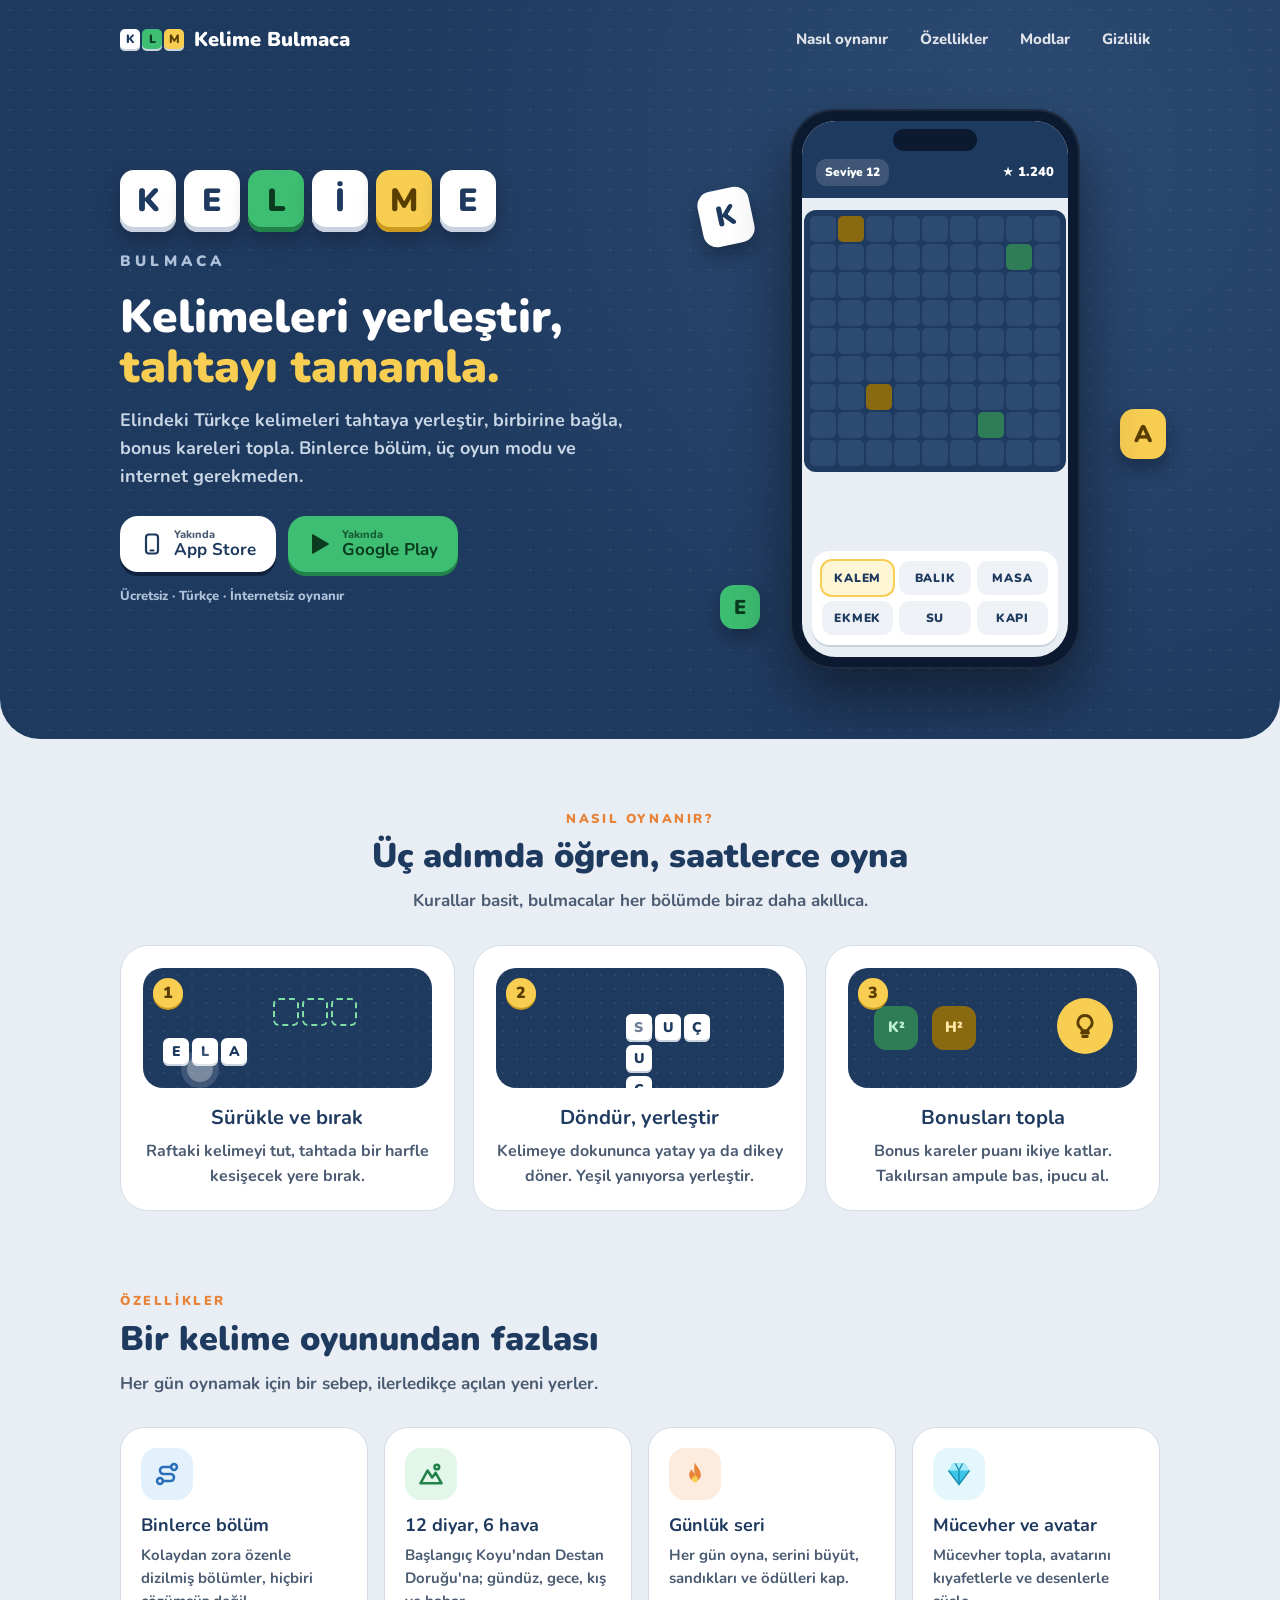
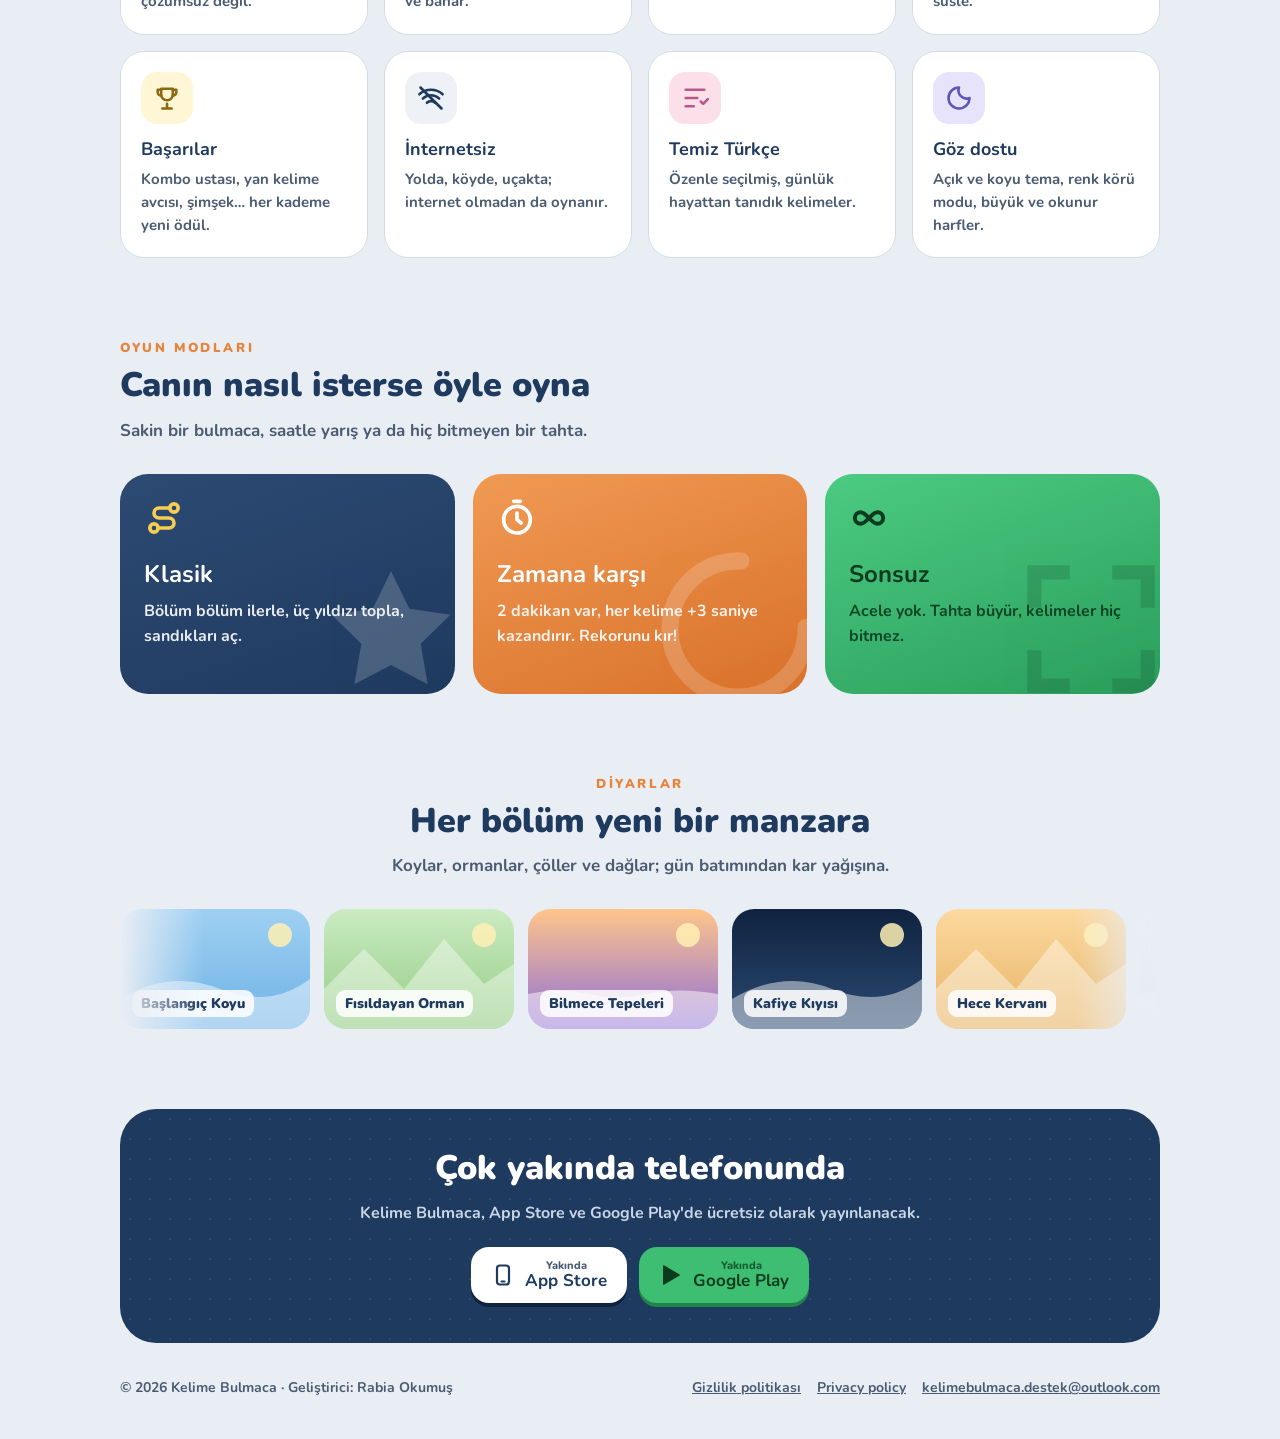
<file: index.html>
<!doctype html>
<html lang="tr">
<head>
<meta charset="utf-8">
<meta name="viewport" content="width=device-width,initial-scale=1">
<title>Kelime Bulmaca · Türkçe kelime yerleştirme oyunu</title>
<meta name="description" content="Kelime Bulmaca: elindeki Türkçe kelimeleri tahtaya yerleştirip birbirine bağladığın, internetsiz oynanan bulmaca oyunu. Binlerce bölüm, Zamana karşı ve Sonsuz mod.">
<meta property="og:title" content="Kelime Bulmaca">
<meta property="og:description" content="Kelimeleri yerleştir, tahtayı tamamla. Binlerce bölüm, internetsiz.">
<link rel="preconnect" href="https://fonts.googleapis.com">
<link rel="preconnect" href="https://fonts.gstatic.com" crossorigin>
<link rel="stylesheet" href="https://fonts.googleapis.com/css2?family=Nunito:wght@600;700;800;900&display=swap">
<style>
:root{
  --navy:#1F3A5F;--navy2:#2C4A72;--navy3:#0F2340;--bg:#E9EEF5;--card:#FFFFFF;--ink:#1F3A5F;--ink2:#4A5B72;--line:#D5DCE6;
  --green:#3DBE72;--green2:#22834A;--gold:#F7CD52;--orange:#E8833A;--blue:#5B8FD9;--gem:#3CC6E8;
}
@media (prefers-color-scheme:dark){:root{--bg:#0E1726;--card:#18263B;--ink:#E6EDF7;--ink2:#A9B7CA;--line:#2A3B57}}
*{box-sizing:border-box}
html{scroll-behavior:smooth}
body{margin:0;background:var(--bg);color:var(--ink);font-family:'Nunito',system-ui,-apple-system,'Segoe UI',Roboto,sans-serif;line-height:1.55;overflow-x:hidden}
a{color:inherit}
.wrap{max-width:1080px;margin:0 auto;padding:0 20px}

/* ---------- Üst ---------- */
.hero{position:relative;background:var(--navy);color:#fff;overflow:hidden;border-radius:0 0 40px 40px;
  background-image:radial-gradient(rgba(255,255,255,.08) 1.3px,transparent 1.3px),radial-gradient(circle at 80% 20%,#2C4A72 0,transparent 55%);background-size:20px 20px,100% 100%}
.nav{display:flex;align-items:center;gap:12px;padding:20px 0}
.brand{display:flex;align-items:center;gap:10px;font-weight:900;font-size:20px;text-decoration:none}
.brand .mini{display:flex;gap:2px}
.brand .mini span{width:20px;height:22px;border-radius:5px;background:#fff;color:var(--navy);font-size:12px;display:grid;place-items:center;box-shadow:inset 0 -2px 0 #C9D3E0}
.brand .mini .g{background:var(--green);color:#0B3B1F}.brand .mini .y{background:var(--gold);color:#5A3E00}
.nav .sp{flex:1}
.nav a.lnk{font-weight:800;font-size:15px;text-decoration:none;opacity:.85;padding:8px 10px;border-radius:12px}
.nav a.lnk:hover{opacity:1;background:rgba(255,255,255,.1)}
.heroGrid{display:grid;grid-template-columns:1.1fr .9fr;gap:40px;align-items:center;padding:30px 0 70px}
@media (max-width:820px){.heroGrid{grid-template-columns:1fr;text-align:center;padding-bottom:50px}.nav a.lnk{display:none}}

.tiles{display:flex;gap:8px;margin-bottom:18px}
@media (max-width:820px){.tiles{justify-content:center}}
.tile{width:56px;height:62px;border-radius:14px;background:#fff;color:var(--navy);font-size:32px;font-weight:900;display:grid;place-items:center;box-shadow:inset 0 -5px 0 #C9D3E0,0 8px 18px rgba(0,0,0,.25);animation:drop .7s cubic-bezier(.2,.9,.3,1.25) both}
.tile.g{background:var(--green);color:#0B3B1F;box-shadow:inset 0 -5px 0 #22834A,0 8px 18px rgba(0,0,0,.25)}
.tile.y{background:var(--gold);color:#5A3E00;box-shadow:inset 0 -5px 0 #C99A1E,0 8px 18px rgba(0,0,0,.25)}
@media (max-width:480px){.tile{width:44px;height:50px;font-size:25px;border-radius:11px}}
@keyframes drop{0%{transform:translateY(-120px) rotate(-14deg);opacity:0}70%{transform:translateY(6px) rotate(3deg);opacity:1}100%{transform:none}}
.sub{font-size:15px;font-weight:900;letter-spacing:.28em;color:#AFC2DA;margin:0 0 18px;animation:fade .8s 1s both}
h1{font-size:46px;line-height:1.1;margin:0 0 14px;font-weight:900;animation:fade .8s 1.1s both}
h1 em{font-style:normal;color:var(--gold)}
.lead{font-size:18px;font-weight:700;color:#C9D6E6;max-width:520px;margin:0 0 26px;animation:fade .8s 1.25s both}
@media (max-width:820px){h1{font-size:34px}.lead{margin-left:auto;margin-right:auto}}
@keyframes fade{from{opacity:0;transform:translateY(12px)}to{opacity:1;transform:none}}
.ctas{display:flex;gap:12px;flex-wrap:wrap;animation:fade .8s 1.4s both}
@media (max-width:820px){.ctas{justify-content:center}}
.store{display:flex;align-items:center;gap:10px;height:56px;padding:0 20px;border-radius:18px;background:#fff;color:var(--navy);text-decoration:none;font-weight:900;box-shadow:0 4px 0 #0F2340}
.store small{display:block;font-size:11px;font-weight:800;color:var(--ink2);line-height:1}
.store b{display:block;font-size:17px;line-height:1.2}
.store.alt{background:var(--green);color:#0B3B1F;box-shadow:0 4px 0 var(--green2)}
.store.alt small{color:#0B3B1F;opacity:.75}
.soon{display:inline-block;margin-top:14px;font-size:13px;font-weight:800;color:#AFC2DA;animation:fade .8s 1.5s both}

/* Telefon */
.phoneWrap{position:relative;display:flex;justify-content:center;animation:fade 1s .6s both}
.phone{position:relative;width:290px;height:560px;border-radius:44px;background:#0B1A30;padding:12px;box-shadow:0 30px 60px rgba(0,0,0,.45),inset 0 0 0 2px rgba(255,255,255,.08);animation:float 5s ease-in-out infinite}
@keyframes float{0%,100%{transform:translateY(0) rotate(-2deg)}50%{transform:translateY(-12px) rotate(1deg)}}
.screen{position:relative;width:100%;height:100%;border-radius:34px;background:#E9EEF5;overflow:hidden;display:flex;flex-direction:column}
.notch{position:absolute;top:8px;left:50%;width:84px;height:22px;margin-left:-42px;border-radius:12px;background:#0B1A30;z-index:3}
.sBar{background:var(--navy);color:#fff;padding:38px 14px 12px;display:flex;align-items:center;gap:8px;font-weight:900;font-size:13px}
.sBar .pill{padding:4px 9px;border-radius:10px;background:rgba(255,255,255,.14);font-size:12px}
.sBar .sp{flex:1}
.score{display:flex;align-items:center;gap:4px}
.board{margin:12px auto 0;display:grid;grid-template-columns:repeat(9,26px);gap:2px;padding:6px;border-radius:12px;background:#1F3A5F}
.cell{height:26px;border-radius:5px;background:#2C4A72;position:relative}
.cell.b2{background:#2E7D56}.cell.h2{background:#8A6A10}
.cell b{position:absolute;inset:0;border-radius:5px;background:#fff;color:#1F3A5F;font-size:14px;font-weight:900;display:grid;place-items:center;box-shadow:inset 0 -2px 0 #C9D3E0;transform:scale(0);animation:pop 9s infinite both}
.cell.star b{background:var(--gold);color:#5A3E00;box-shadow:0 0 10px var(--gold)}
@keyframes pop{0%{transform:scale(0)}3%{transform:scale(1.2)}5%,88%{transform:scale(1)}94%,100%{transform:scale(0)}}
.rack{margin:auto 10px 12px;padding:10px;border-radius:18px;background:#fff;box-shadow:0 2px 0 #C9D3E0;display:grid;grid-template-columns:repeat(3,1fr);gap:6px}
.card{height:34px;border-radius:10px;background:#EEF2F7;color:#1F3A5F;font-size:12px;font-weight:900;display:grid;place-items:center;letter-spacing:.06em}
.card.sel{background:#FFF6D6;box-shadow:0 0 0 2px var(--gold);animation:lift 3s ease-in-out infinite}
@keyframes lift{0%,100%{transform:none}50%{transform:translateY(-4px)}}
.plus{position:absolute;right:22px;top:150px;padding:4px 10px;border-radius:12px;background:var(--orange);color:#fff;font-weight:900;font-size:13px;animation:plus 9s infinite both;box-shadow:0 3px 0 #B85A16}
@keyframes plus{0%,8%{opacity:0;transform:translateY(10px)}12%{opacity:1;transform:none}24%,100%{opacity:0;transform:translateY(-30px)}}
.combo{position:absolute;left:18px;top:240px;padding:4px 10px;border-radius:12px;background:var(--navy);color:var(--gold);font-weight:900;font-size:13px;animation:plus 9s 3s infinite both}
.orbit{position:absolute;border-radius:14px;background:#fff;color:var(--navy);font-weight:900;display:grid;place-items:center;box-shadow:0 10px 20px rgba(0,0,0,.3);animation:orbit 7s ease-in-out infinite}
.orbit.o1{width:52px;height:56px;font-size:28px;left:-10px;top:80px;transform:rotate(-12deg)}
.orbit.o2{width:46px;height:50px;font-size:24px;right:-6px;top:300px;background:var(--gold);color:#5A3E00;animation-delay:-2s}
.orbit.o3{width:40px;height:44px;font-size:20px;left:10px;bottom:40px;background:var(--green);color:#0B3B1F;animation-delay:-4s}
@keyframes orbit{0%,100%{transform:translateY(0) rotate(-10deg)}50%{transform:translateY(-16px) rotate(8deg)}}
@media (max-width:820px){.orbit.o1{left:8%}.orbit.o2{right:8%}}

/* Bölümler */
section{padding:70px 0 10px}
.kicker{font-size:13px;font-weight:900;letter-spacing:.2em;color:var(--orange);margin:0 0 8px}
h2{font-size:34px;line-height:1.15;margin:0 0 12px;font-weight:900}
.sec-lead{font-size:17px;font-weight:700;color:var(--ink2);max-width:640px;margin:0 0 30px}
.center{text-align:center}.center .sec-lead{margin-left:auto;margin-right:auto}
.reveal{opacity:0;transform:translateY(24px);transition:opacity .6s ease,transform .6s ease}
.reveal.in{opacity:1;transform:none}

.steps{display:grid;grid-template-columns:repeat(3,1fr);gap:18px}
@media (max-width:820px){.steps{grid-template-columns:1fr}}
.step{background:var(--card);border-radius:28px;padding:22px;border:1px solid var(--line);position:relative;overflow:hidden}
.step .num{position:absolute;left:32px;top:32px;z-index:1;width:30px;height:30px;border-radius:15px;background:var(--gold);color:#5A3E00;font-size:16px;font-weight:900;line-height:30px;text-align:center;box-shadow:0 2px 0 #C99A1E}
.step h3{margin:14px 0 6px;font-size:20px}
.step p{margin:0;color:var(--ink2);font-weight:700}
.demo{height:120px;border-radius:20px;background:var(--navy);position:relative;overflow:hidden;background-image:radial-gradient(rgba(255,255,255,.07) 1.2px,transparent 1.2px);background-size:14px 14px}
.dWord{position:absolute;display:flex;gap:3px}
.dWord span{width:26px;height:28px;border-radius:6px;background:#fff;color:#1F3A5F;font-weight:900;font-size:14px;display:grid;place-items:center;box-shadow:inset 0 -2px 0 #C9D3E0}
.d1 .dWord{left:20px;top:70px;animation:drag 3.2s ease-in-out infinite}
@keyframes drag{0%,10%{transform:translate(0,0)}50%,80%{transform:translate(110px,-40px)}100%{transform:translate(0,0)}}
.ghost{position:absolute;left:130px;top:30px;display:flex;gap:3px}
.ghost i{width:26px;height:28px;border-radius:6px;border:2px dashed #7FE0A6}
.hand{position:absolute;width:26px;height:26px;border-radius:50%;background:rgba(255,255,255,.4);box-shadow:0 0 0 6px rgba(255,255,255,.15);left:44px;top:88px;animation:drag 3.2s ease-in-out infinite}
.d2 .dWord{left:50%;top:50%}
.d2 .wh{margin:-14px 0 0 -14px;animation:showA 3.2s ease-in-out infinite}
.d2 .wv{flex-direction:column;margin:-14px 0 0 -14px;animation:showB 3.2s ease-in-out infinite}
.d2 .tap{position:absolute;left:50%;top:50%;width:26px;height:26px;margin:-13px 0 0 -13px;border-radius:50%;background:rgba(255,255,255,.35);animation:tap 1.6s ease-out infinite}
@keyframes showA{0%,40%{opacity:1}50%,90%{opacity:0}100%{opacity:1}}
@keyframes showB{0%,40%{opacity:0}50%,90%{opacity:1}100%{opacity:0}}
@keyframes tap{0%{transform:scale(.4);opacity:.9}100%{transform:scale(2);opacity:0}}
.d3 .bon{position:absolute;display:grid;place-items:center;width:44px;height:44px;border-radius:12px;font-weight:900;font-size:15px;animation:pulse 2s ease-in-out infinite}
.d3 .k2{left:26px;top:38px;background:#2E7D56;color:#BFF1D3}
.d3 .h2{left:84px;top:38px;background:#8A6A10;color:#FFE9A6;animation-delay:.4s}
.d3 .bulb{right:24px;top:30px;width:56px;height:56px;border-radius:28px;background:var(--gold);animation:glow 2s ease-in-out infinite}
@keyframes pulse{0%,100%{transform:scale(1)}50%{transform:scale(1.1)}}
@keyframes glow{0%,100%{box-shadow:0 0 0 0 rgba(247,205,82,.6)}50%{box-shadow:0 0 0 14px rgba(247,205,82,0)}}

.feat{display:grid;grid-template-columns:repeat(4,1fr);gap:16px}
@media (max-width:900px){.feat{grid-template-columns:repeat(2,1fr)}}
@media (max-width:480px){.feat{grid-template-columns:1fr}}
.f{background:var(--card);border-radius:24px;padding:20px;border:1px solid var(--line);transition:transform .2s ease,box-shadow .2s ease}
.f:hover{transform:translateY(-4px);box-shadow:0 12px 24px rgba(15,35,64,.12)}
.f .ic{width:52px;height:52px;border-radius:16px;display:grid;place-items:center;margin-bottom:12px}
.f h3{margin:0 0 4px;font-size:18px}
.f p{margin:0;color:var(--ink2);font-weight:700;font-size:15px}

.modes{display:grid;grid-template-columns:repeat(3,1fr);gap:18px}
@media (max-width:820px){.modes{grid-template-columns:1fr}}
.mode{border-radius:28px;padding:24px;color:#fff;position:relative;overflow:hidden;min-height:220px}
.mode h3{font-size:24px;margin:10px 0 6px}
.mode p{margin:0;font-weight:700;opacity:.9}
.mode.m1{background:linear-gradient(160deg,#2C4A72,#1F3A5F)}
.mode.m2{background:linear-gradient(160deg,#F09A54,#D9712A)}
.mode.m3{background:linear-gradient(160deg,#4CCB82,#2A9E5C)}
.mode .big{position:absolute;right:-16px;bottom:-20px;opacity:.18}
.ring{animation:spin 6s linear infinite;transform-origin:50% 50%}
@keyframes spin{to{transform:rotate(360deg)}}

/* Haritalar şeridi */
.lands{display:flex;gap:14px;overflow:hidden;mask-image:linear-gradient(90deg,transparent,#000 8%,#000 92%,transparent)}
.lands .track{display:flex;gap:14px;animation:slide 40s linear infinite}
@keyframes slide{to{transform:translateX(-50%)}}
.land{width:190px;height:120px;border-radius:22px;flex-shrink:0;position:relative;overflow:hidden;color:#1F3A5F;font-weight:900;font-size:14px;display:flex;align-items:flex-end;padding:12px}
.land span{position:relative;z-index:1;background:rgba(255,255,255,.85);padding:3px 9px;border-radius:9px}

.cta{margin:70px 0 0;background:var(--navy);color:#fff;border-radius:36px;padding:40px 24px;text-align:center;position:relative;overflow:hidden;
  background-image:radial-gradient(rgba(255,255,255,.08) 1.3px,transparent 1.3px);background-size:20px 20px}
.cta h2{color:#fff}
.cta p{color:#C9D6E6;font-weight:700;margin:0 0 22px}
.cta .ctas{justify-content:center;animation:none}

footer{padding:34px 0 40px;color:var(--ink2);font-weight:700;font-size:14px;display:flex;gap:18px;flex-wrap:wrap;align-items:center;justify-content:space-between}
footer nav{display:flex;gap:16px;flex-wrap:wrap}
@media (prefers-reduced-motion:reduce){*,*::before,*::after{animation-duration:.01ms!important;animation-iteration-count:1!important;transition:none!important}.reveal{opacity:1;transform:none}.cell b{transform:scale(1)}}
</style>
</head>
<body>

<header class="hero">
  <div class="wrap">
    <nav class="nav" aria-label="Ana menü">
      <a class="brand" href="#"><span class="mini" aria-hidden="true"><span>K</span><span class="g">L</span><span class="y">M</span></span>Kelime Bulmaca</a>
      <span class="sp"></span>
      <a class="lnk" href="#nasil">Nasıl oynanır</a>
      <a class="lnk" href="#ozellikler">Özellikler</a>
      <a class="lnk" href="#modlar">Modlar</a>
      <a class="lnk" href="gizlilik.html">Gizlilik</a>
    </nav>

    <div class="heroGrid">
      <div>
        <div class="tiles" aria-label="KELİME">
          <span class="tile" style="animation-delay:.05s">K</span><span class="tile" style="animation-delay:.15s">E</span><span class="tile g" style="animation-delay:.25s">L</span><span class="tile" style="animation-delay:.35s">İ</span><span class="tile y" style="animation-delay:.45s">M</span><span class="tile" style="animation-delay:.55s">E</span>
        </div>
        <p class="sub">BULMACA</p>
        <h1>Kelimeleri yerleştir,<br><em>tahtayı tamamla.</em></h1>
        <p class="lead">Elindeki Türkçe kelimeleri tahtaya yerleştir, birbirine bağla, bonus kareleri topla. Binlerce bölüm, üç oyun modu ve internet gerekmeden.</p>
        <div class="ctas">
          <span class="store" aria-label="App Store'da yakında">
            <svg width="24" height="24" viewBox="0 0 24 24" fill="none" stroke="currentColor" stroke-width="2.2" stroke-linecap="round" stroke-linejoin="round" aria-hidden="true"><rect x="6" y="2.5" width="12" height="19" rx="3"></rect><path d="M10.5 18.5h3"></path></svg>
            <span><small>Yakında</small><b>App Store</b></span>
          </span>
          <span class="store alt" aria-label="Google Play'de yakında">
            <svg width="24" height="24" viewBox="0 0 24 24" fill="currentColor" aria-hidden="true"><path d="M4 2.8v18.4c0 .5.5.8.9.6l15.8-9.2c.4-.2.4-.8 0-1L4.9 2.2c-.4-.2-.9.1-.9.6z"></path></svg>
            <span><small>Yakında</small><b>Google Play</b></span>
          </span>
        </div>
        <span class="soon">Ücretsiz · Türkçe · İnternetsiz oynanır</span>
      </div>

      <div class="phoneWrap" aria-hidden="true">
        <span class="orbit o1">K</span><span class="orbit o2">A</span><span class="orbit o3">E</span>
        <div class="phone">
          <div class="screen">
            <span class="notch"></span>
            <div class="sBar"><span class="pill">Seviye 12</span><span class="sp"></span><span class="score">★ 1.240</span></div>
            <div class="board" id="board"></div>
            <span class="plus">+40</span><span class="combo">KOMBO ×2</span>
            <div class="rack"><span class="card sel">KALEM</span><span class="card">BALIK</span><span class="card">MASA</span><span class="card">EKMEK</span><span class="card">SU</span><span class="card">KAPI</span></div>
          </div>
        </div>
      </div>
    </div>
  </div>
</header>

<main class="wrap">
  <section id="nasil" class="center">
    <p class="kicker reveal">NASIL OYNANIR?</p>
    <h2 class="reveal">Üç adımda öğren, saatlerce oyna</h2>
    <p class="sec-lead reveal">Kurallar basit, bulmacalar her bölümde biraz daha akıllıca.</p>
    <div class="steps">
      <div class="step reveal"><span class="num">1</span><div class="demo d1"><span class="ghost"><i></i><i></i><i></i></span><span class="dWord"><span>E</span><span>L</span><span>A</span></span><span class="hand"></span></div><h3>Sürükle ve bırak</h3><p>Raftaki kelimeyi tut, tahtada bir harfle kesişecek yere bırak.</p></div>
      <div class="step reveal"><span class="num">2</span><div class="demo d2"><span class="dWord wh"><span>S</span><span>U</span><span>Ç</span></span><span class="dWord wv"><span>S</span><span>U</span><span>Ç</span></span><span class="tap"></span></div><h3>Döndür, yerleştir</h3><p>Kelimeye dokununca yatay ya da dikey döner. Yeşil yanıyorsa yerleştir.</p></div>
      <div class="step reveal"><span class="num">3</span><div class="demo d3"><span class="bon k2">K²</span><span class="bon h2">H²</span><span class="bon bulb"><svg width="28" height="28" viewBox="0 0 24 24" fill="none" stroke="#5A3E00" stroke-width="2.4" stroke-linecap="round" stroke-linejoin="round"><path d="M9 18h6M10 21h4M12 3a6 6 0 0 0-3.5 10.9c.6.5 1 1.2 1 2.1h5c0-.9.4-1.6 1-2.1A6 6 0 0 0 12 3z"></path></svg></span></div><h3>Bonusları topla</h3><p>Bonus kareler puanı ikiye katlar. Takılırsan ampule bas, ipucu al.</p></div>
    </div>
  </section>

  <section id="ozellikler">
    <p class="kicker reveal">ÖZELLİKLER</p>
    <h2 class="reveal">Bir kelime oyunundan fazlası</h2>
    <p class="sec-lead reveal">Her gün oynamak için bir sebep, ilerledikçe açılan yeni yerler.</p>
    <div class="feat">
      <div class="f reveal"><div class="ic" style="background:#E3F1FC"><svg width="28" height="28" viewBox="0 0 24 24" fill="none" stroke="#2A6FB8" stroke-width="2.2" stroke-linecap="round" stroke-linejoin="round"><circle cx="6" cy="18" r="2.5"></circle><circle cx="18" cy="6" r="2.5"></circle><path d="M8.5 18H15a3 3 0 0 0 0-6H9a3 3 0 0 1 0-6h6.5"></path></svg></div><h3>Binlerce bölüm</h3><p>Kolaydan zora özenle dizilmiş bölümler, hiçbiri çözümsüz değil.</p></div>
      <div class="f reveal"><div class="ic" style="background:#E3F6EA"><svg width="28" height="28" viewBox="0 0 24 24" fill="none" stroke="#22834A" stroke-width="2.2" stroke-linecap="round" stroke-linejoin="round"><path d="M3 20l6-11 4 6 3-4 5 9z"></path><circle cx="17" cy="6" r="2"></circle></svg></div><h3>12 diyar, 6 hava</h3><p>Başlangıç Koyu'ndan Destan Doruğu'na; gündüz, gece, kış ve bahar.</p></div>
      <div class="f reveal"><div class="ic" style="background:#FDEBDD"><svg width="28" height="28" viewBox="0 0 24 24" aria-hidden="true"><path d="M12 2c1 4 5 5.5 5 11a5 5 0 0 1-10 0c0-2.5 1.2-4 2.5-5 .2 1.8 1 3 2.3 3.4C11 8.6 11.2 5 12 2z" fill="#E8833A"></path><path d="M12 12c.6 1.8 2.6 2.4 2.6 4.6a2.6 2.6 0 0 1-5.2 0c0-1.3.8-2.2 1.6-2.8.1.8.5 1.3 1 1.5-.3-1.2-.3-2.3 0-3.3z" fill="#F7CD52"></path></svg></div><h3>Günlük seri</h3><p>Her gün oyna, serini büyüt, sandıkları ve ödülleri kap.</p></div>
      <div class="f reveal"><div class="ic" style="background:#E3F7FC"><svg width="28" height="28" viewBox="0 0 24 24"><path d="M7 3h10l4 6-9 12L3 9z" fill="#3CC6E8"></path><path d="M3 9h18L17 3H7z" fill="#A6ECFA"></path><path d="M9 3l3 6 3-6M12 9v12M3 9l9 12 9-12" stroke="#1C8FB3" stroke-width="1.2" fill="none"></path></svg></div><h3>Mücevher ve avatar</h3><p>Mücevher topla, avatarını kıyafetlerle ve desenlerle süsle.</p></div>
      <div class="f reveal"><div class="ic" style="background:#FFF6D6"><svg width="28" height="28" viewBox="0 0 24 24" fill="none" stroke="#8A6A10" stroke-width="2.2" stroke-linecap="round" stroke-linejoin="round"><path d="M8 21h8M12 17v4M7 4h10v5a5 5 0 0 1-10 0z"></path><path d="M17 5h3v2a3 3 0 0 1-3 3M7 5H4v2a3 3 0 0 0 3 3"></path></svg></div><h3>Başarılar</h3><p>Kombo ustası, yan kelime avcısı, şimşek… her kademe yeni ödül.</p></div>
      <div class="f reveal"><div class="ic" style="background:#EEF2F7"><svg width="28" height="28" viewBox="0 0 24 24" fill="none" stroke="#1F3A5F" stroke-width="2.2" stroke-linecap="round" stroke-linejoin="round"><path d="M2 8.8a15 15 0 0 1 20 0M5 12.5a10 10 0 0 1 14 0M8.5 16.1a5 5 0 0 1 7 0"></path><path d="M3 3l18 18"></path></svg></div><h3>İnternetsiz</h3><p>Yolda, köyde, uçakta; internet olmadan da oynanır.</p></div>
      <div class="f reveal"><div class="ic" style="background:#FBE0EA"><svg width="28" height="28" viewBox="0 0 24 24" fill="none" stroke="#B8578A" stroke-width="2.2" stroke-linecap="round" stroke-linejoin="round"><path d="M4 5h16M4 12h10M4 19h7"></path><path d="M17 15l2 2 4-4"></path></svg></div><h3>Temiz Türkçe</h3><p>Özenle seçilmiş, günlük hayattan tanıdık kelimeler.</p></div>
      <div class="f reveal"><div class="ic" style="background:#E6E3FA"><svg width="28" height="28" viewBox="0 0 24 24" fill="none" stroke="#5D55B8" stroke-width="2.2" stroke-linecap="round" stroke-linejoin="round"><path d="M12 3a9 9 0 1 0 9 9 7 7 0 0 1-9-9z"></path></svg></div><h3>Göz dostu</h3><p>Açık ve koyu tema, renk körü modu, büyük ve okunur harfler.</p></div>
    </div>
  </section>

  <section id="modlar">
    <p class="kicker reveal">OYUN MODLARI</p>
    <h2 class="reveal">Canın nasıl isterse öyle oyna</h2>
    <p class="sec-lead reveal">Sakin bir bulmaca, saatle yarış ya da hiç bitmeyen bir tahta.</p>
    <div class="modes">
      <div class="mode m1 reveal">
        <svg width="40" height="40" viewBox="0 0 24 24" fill="none" stroke="#F7CD52" stroke-width="2.2" stroke-linecap="round" stroke-linejoin="round"><circle cx="6" cy="18" r="2.5"></circle><circle cx="18" cy="6" r="2.5"></circle><path d="M8.5 18H15a3 3 0 0 0 0-6H9a3 3 0 0 1 0-6h6.5"></path></svg>
        <h3>Klasik</h3><p>Bölüm bölüm ilerle, üç yıldızı topla, sandıkları aç.</p>
        <svg class="big" width="160" height="160" viewBox="0 0 24 24" fill="#FFFFFF"><path d="M12 2.6l2.75 5.6 6.15.9-4.45 4.35 1.05 6.1L12 16.65 6.5 19.55l1.05-6.1L3.1 9.1l6.15-.9z"></path></svg>
      </div>
      <div class="mode m2 reveal">
        <svg width="40" height="40" viewBox="0 0 24 24" fill="none" stroke="#FFFFFF" stroke-width="2.2" stroke-linecap="round" stroke-linejoin="round"><circle cx="12" cy="13" r="8"></circle><path d="M12 9v4l2.5 2M10 2h4"></path></svg>
        <h3>Zamana karşı</h3><p>2 dakikan var, her kelime +3 saniye kazandırır. Rekorunu kır!</p>
        <svg class="big ring" width="170" height="170" viewBox="0 0 100 100"><circle cx="50" cy="50" r="40" fill="none" stroke="#FFFFFF" stroke-width="10" stroke-dasharray="190 60" stroke-linecap="round"></circle></svg>
      </div>
      <div class="mode m3 reveal">
        <svg width="40" height="40" viewBox="0 0 24 24" fill="none" stroke="#0B3B1F" stroke-width="2.4" stroke-linecap="round" stroke-linejoin="round"><path d="M7 8.5c-2 0-3.5 1.6-3.5 3.5S5 15.5 7 15.5c3.5 0 6.5-7 10-7 2 0 3.5 1.6 3.5 3.5S19 15.5 17 15.5c-3.5 0-6.5-7-10-7z"></path></svg>
        <h3 style="color:#0B3B1F">Sonsuz</h3><p style="color:#0B3B1F">Acele yok. Tahta büyür, kelimeler hiç bitmez.</p>
        <svg class="big" width="170" height="170" viewBox="0 0 24 24" fill="none" stroke="#0B3B1F" stroke-width="2"><path d="M4 9V4h5M20 9V4h-5M4 15v5h5M20 15v5h-5"></path></svg>
      </div>
    </div>
  </section>

  <section class="center">
    <p class="kicker reveal">DİYARLAR</p>
    <h2 class="reveal">Her bölüm yeni bir manzara</h2>
    <p class="sec-lead reveal">Koylar, ormanlar, çöller ve dağlar; gün batımından kar yağışına.</p>
    <div class="lands reveal"><div class="track" id="track"></div></div>
  </section>

  <div class="cta reveal">
    <h2>Çok yakında telefonunda</h2>
    <p>Kelime Bulmaca, App Store ve Google Play'de ücretsiz olarak yayınlanacak.</p>
    <div class="ctas">
      <span class="store"><svg width="24" height="24" viewBox="0 0 24 24" fill="none" stroke="currentColor" stroke-width="2.2" stroke-linecap="round" stroke-linejoin="round" aria-hidden="true"><rect x="6" y="2.5" width="12" height="19" rx="3"></rect><path d="M10.5 18.5h3"></path></svg><span><small>Yakında</small><b>App Store</b></span></span>
      <span class="store alt"><svg width="24" height="24" viewBox="0 0 24 24" fill="currentColor" aria-hidden="true"><path d="M4 2.8v18.4c0 .5.5.8.9.6l15.8-9.2c.4-.2.4-.8 0-1L4.9 2.2c-.4-.2-.9.1-.9.6z"></path></svg><span><small>Yakında</small><b>Google Play</b></span></span>
    </div>
  </div>

  <footer>
    <span>© 2026 Kelime Bulmaca · Geliştirici: Rabia Okumuş</span>
    <nav aria-label="Alt menü">
      <a href="gizlilik.html">Gizlilik politikası</a>
      <a href="privacy.html">Privacy policy</a>
      <a href="mailto:kelimebulmaca.destek@outlook.com">kelimebulmaca.destek@outlook.com</a>
    </nav>
  </footer>
</main>

<script>
// Telefondaki mini tahta: kelimeler sırayla belirir (KALEM dikey, BALIK ve MASA yatay)
(function () {
  var MAP = ['.........', '....K....', '...BALIK.', '....*....', '....E....', '....MASA.', '.........', '.........', '.........'];
  var BON = { '1,7': 'b2', '6,2': 'h2', '7,6': 'b2', '0,1': 'h2' };
  var board = document.getElementById('board'); if (!board) return;
  MAP.forEach(function (row, r) {
    Array.from(row).forEach(function (ch, c) {
      var cell = document.createElement('div'); cell.className = 'cell ' + (BON[r + ',' + c] || '');
      if (ch !== '.') {
        var isStar = ch === '*'; if (isStar) cell.classList.add('star');
        var b = document.createElement('b'); b.textContent = isStar ? 'L' : ch;
        var delay = (c === 4 && r !== 2 && r !== 5) ? r * 0.18 : (r === 2 ? 1.4 + c * 0.14 : 2.8 + c * 0.14);
        if (c === 4 && (r === 2 || r === 5)) delay = r * 0.18;
        b.style.animationDelay = delay + 's'; cell.appendChild(b);
      }
      board.appendChild(cell);
    });
  });
  // Diyarlar şeridi
  var LANDS = [['Başlangıç Koyu', '#9FD0F2', '#6FB2E6'], ['Fısıldayan Orman', '#CBEBC2', '#93CC84'], ['Bilmece Tepeleri', '#FFC58A', '#8E6FD8'], ['Kafiye Kıyısı', '#0F2340', '#2C4A72'],
    ['Hece Kervanı', '#FCD9A0', '#E6B364'], ['Yankı Mağarası', '#EEF5FB', '#D2DEEB'], ['Mecaz Adaları', '#CDE8FA', '#6FB2E6'], ['Masal Çayırı', '#F6B7D2', '#93CC84'],
    ['Serap Kumları', '#FFE9C7', '#F2C27A'], ['Bin Kelime Dağı', '#D6E6F7', '#7090BA'], ['Bulmaca Vahası', '#E8EDF2', '#CFD8E2'], ['Destan Doruğu', '#C2D6EE', '#7F77DD']];
  var track = document.getElementById('track');
  if (track) {
    var html = LANDS.concat(LANDS).map(function (l, i) {
      var hill = i % 3 === 0 ? '<path d="M0 90 Q50 60 100 80 T190 70 V120 H0 Z" fill="rgba(255,255,255,.45)"/>' : (i % 3 === 1 ? '<path d="M0 120 L0 80 L40 40 L80 80 L120 30 L160 75 L190 55 V120 Z" fill="rgba(255,255,255,.4)"/>' : '<path d="M0 85 Q30 78 60 85 T120 85 T190 85 V120 H0 Z" fill="rgba(255,255,255,.5)"/>');
      return '<div class="land" style="background:linear-gradient(180deg,' + l[1] + ',' + l[2] + ')"><svg width="190" height="120" viewBox="0 0 190 120" style="position:absolute;inset:0" aria-hidden="true">' + hill + '<circle cx="160" cy="26" r="12" fill="rgba(255,240,180,.85)"/></svg><span>' + l[0] + '</span></div>';
    }).join('');
    track.innerHTML = html;
  }
  // Kaydırınca beliren bölümler
  var els = document.querySelectorAll('.reveal');
  if ('IntersectionObserver' in window) {
    var io = new IntersectionObserver(function (es) { es.forEach(function (e) { if (e.isIntersecting) { e.target.classList.add('in'); io.unobserve(e.target); } }); }, { threshold: 0.15 });
    els.forEach(function (el, i) { el.style.transitionDelay = (i % 4) * 80 + 'ms'; io.observe(el); });
  } else els.forEach(function (el) { el.classList.add('in'); });
})();
</script>
</body>
</html>
</file>
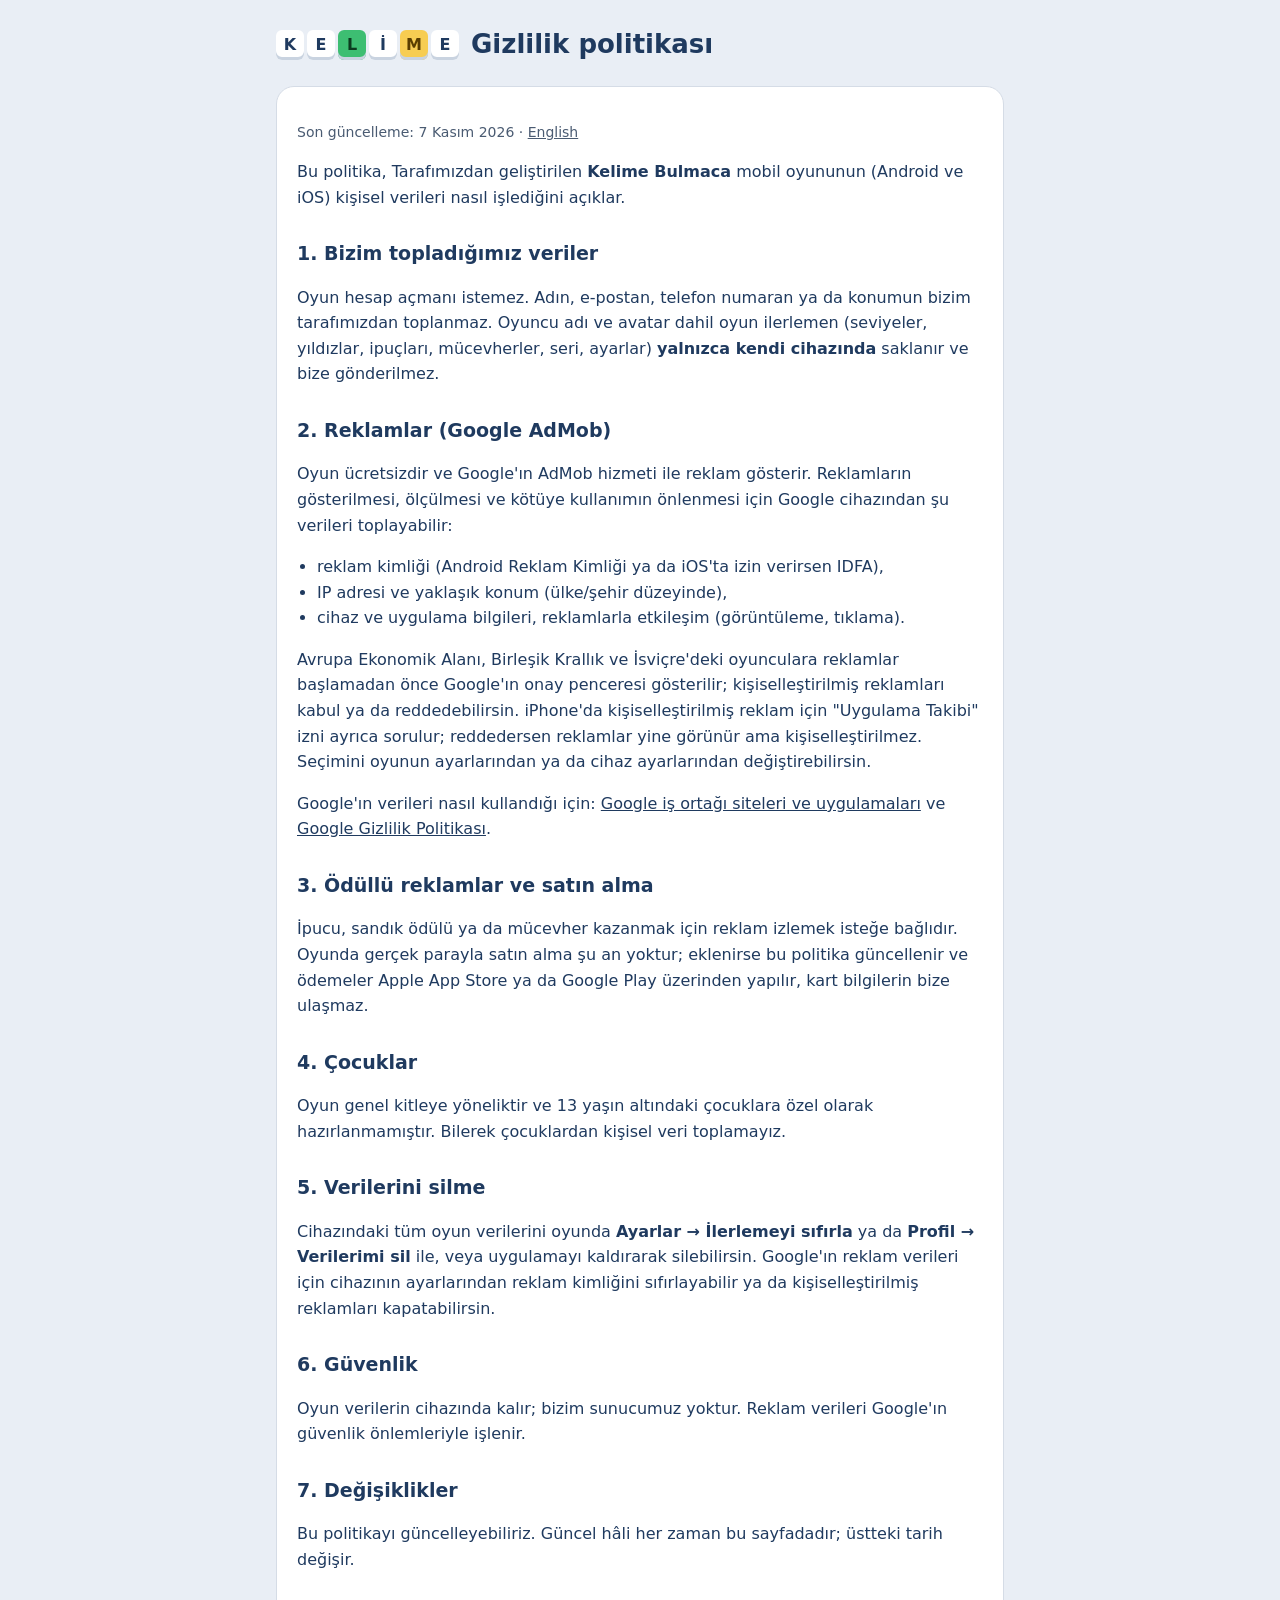
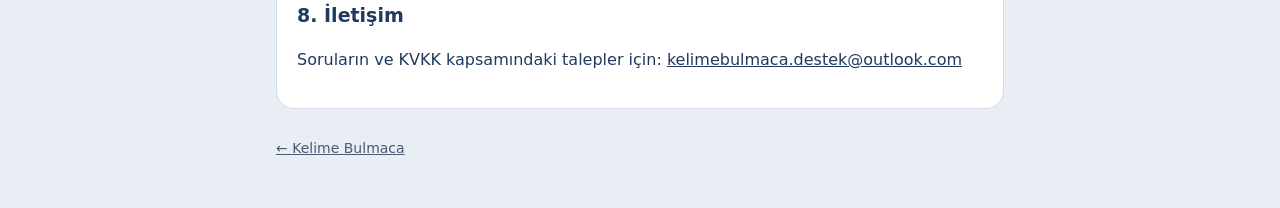
<file: gizlilik.html>
<!doctype html><html lang="tr"><head><meta charset="utf-8"><meta name="viewport" content="width=device-width,initial-scale=1">
<title>Gizlilik politikası · Kelime Bulmaca</title><link rel="stylesheet" href="style.css"></head>
<body><div class="wrap">
<header><div class="tiles" aria-hidden="true"><span>K</span><span>E</span><span class="g">L</span><span>İ</span><span class="y">M</span><span>E</span></div><h1>Gizlilik politikası</h1></header>
<div class="card">
<p class="muted">Son güncelleme: 7 Kasım 2026 · <a href="privacy.html">English</a></p>
<p>Bu politika, Tarafımızdan geliştirilen <b>Kelime Bulmaca</b> mobil oyununun (Android ve iOS) kişisel verileri nasıl işlediğini açıklar.</p>

<h2>1. Bizim topladığımız veriler</h2>
<p>Oyun hesap açmanı istemez. Adın, e-postan, telefon numaran ya da konumun bizim tarafımızdan toplanmaz. Oyuncu adı ve avatar dahil oyun ilerlemen (seviyeler, yıldızlar, ipuçları, mücevherler, seri, ayarlar) <b>yalnızca kendi cihazında</b> saklanır ve bize gönderilmez.</p>

<h2>2. Reklamlar (Google AdMob)</h2>
<p>Oyun ücretsizdir ve Google'ın AdMob hizmeti ile reklam gösterir. Reklamların gösterilmesi, ölçülmesi ve kötüye kullanımın önlenmesi için Google cihazından şu verileri toplayabilir:</p>
<ul>
<li>reklam kimliği (Android Reklam Kimliği ya da iOS'ta izin verirsen IDFA),</li>
<li>IP adresi ve yaklaşık konum (ülke/şehir düzeyinde),</li>
<li>cihaz ve uygulama bilgileri, reklamlarla etkileşim (görüntüleme, tıklama).</li>
</ul>
<p>Avrupa Ekonomik Alanı, Birleşik Krallık ve İsviçre'deki oyunculara reklamlar başlamadan önce Google'ın onay penceresi gösterilir; kişiselleştirilmiş reklamları kabul ya da reddedebilirsin. iPhone'da kişiselleştirilmiş reklam için "Uygulama Takibi" izni ayrıca sorulur; reddedersen reklamlar yine görünür ama kişiselleştirilmez. Seçimini oyunun ayarlarından ya da cihaz ayarlarından değiştirebilirsin.</p>
<p>Google'ın verileri nasıl kullandığı için: <a href="https://policies.google.com/technologies/partner-sites?hl=tr">Google iş ortağı siteleri ve uygulamaları</a> ve <a href="https://policies.google.com/privacy?hl=tr">Google Gizlilik Politikası</a>.</p>

<h2>3. Ödüllü reklamlar ve satın alma</h2>
<p>İpucu, sandık ödülü ya da mücevher kazanmak için reklam izlemek isteğe bağlıdır. Oyunda gerçek parayla satın alma şu an yoktur; eklenirse bu politika güncellenir ve ödemeler Apple App Store ya da Google Play üzerinden yapılır, kart bilgilerin bize ulaşmaz.</p>

<h2>4. Çocuklar</h2>
<p>Oyun genel kitleye yöneliktir ve 13 yaşın altındaki çocuklara özel olarak hazırlanmamıştır. Bilerek çocuklardan kişisel veri toplamayız.</p>

<h2>5. Verilerini silme</h2>
<p>Cihazındaki tüm oyun verilerini oyunda <b>Ayarlar → İlerlemeyi sıfırla</b> ya da <b>Profil → Verilerimi sil</b> ile, veya uygulamayı kaldırarak silebilirsin. Google'ın reklam verileri için cihazının ayarlarından reklam kimliğini sıfırlayabilir ya da kişiselleştirilmiş reklamları kapatabilirsin.</p>

<h2>6. Güvenlik</h2>
<p>Oyun verilerin cihazında kalır; bizim sunucumuz yoktur. Reklam verileri Google'ın güvenlik önlemleriyle işlenir.</p>

<h2>7. Değişiklikler</h2>
<p>Bu politikayı güncelleyebiliriz. Güncel hâli her zaman bu sayfadadır; üstteki tarih değişir.</p>

<h2>8. İletişim</h2>
<p>Soruların ve KVKK kapsamındaki talepler için: <a href="mailto:kelimebulmaca.destek@outlook.com">kelimebulmaca.destek@outlook.com</a></p>
</div>
<footer><a href="index.html">← Kelime Bulmaca</a></footer>
</div></body></html>
</file>
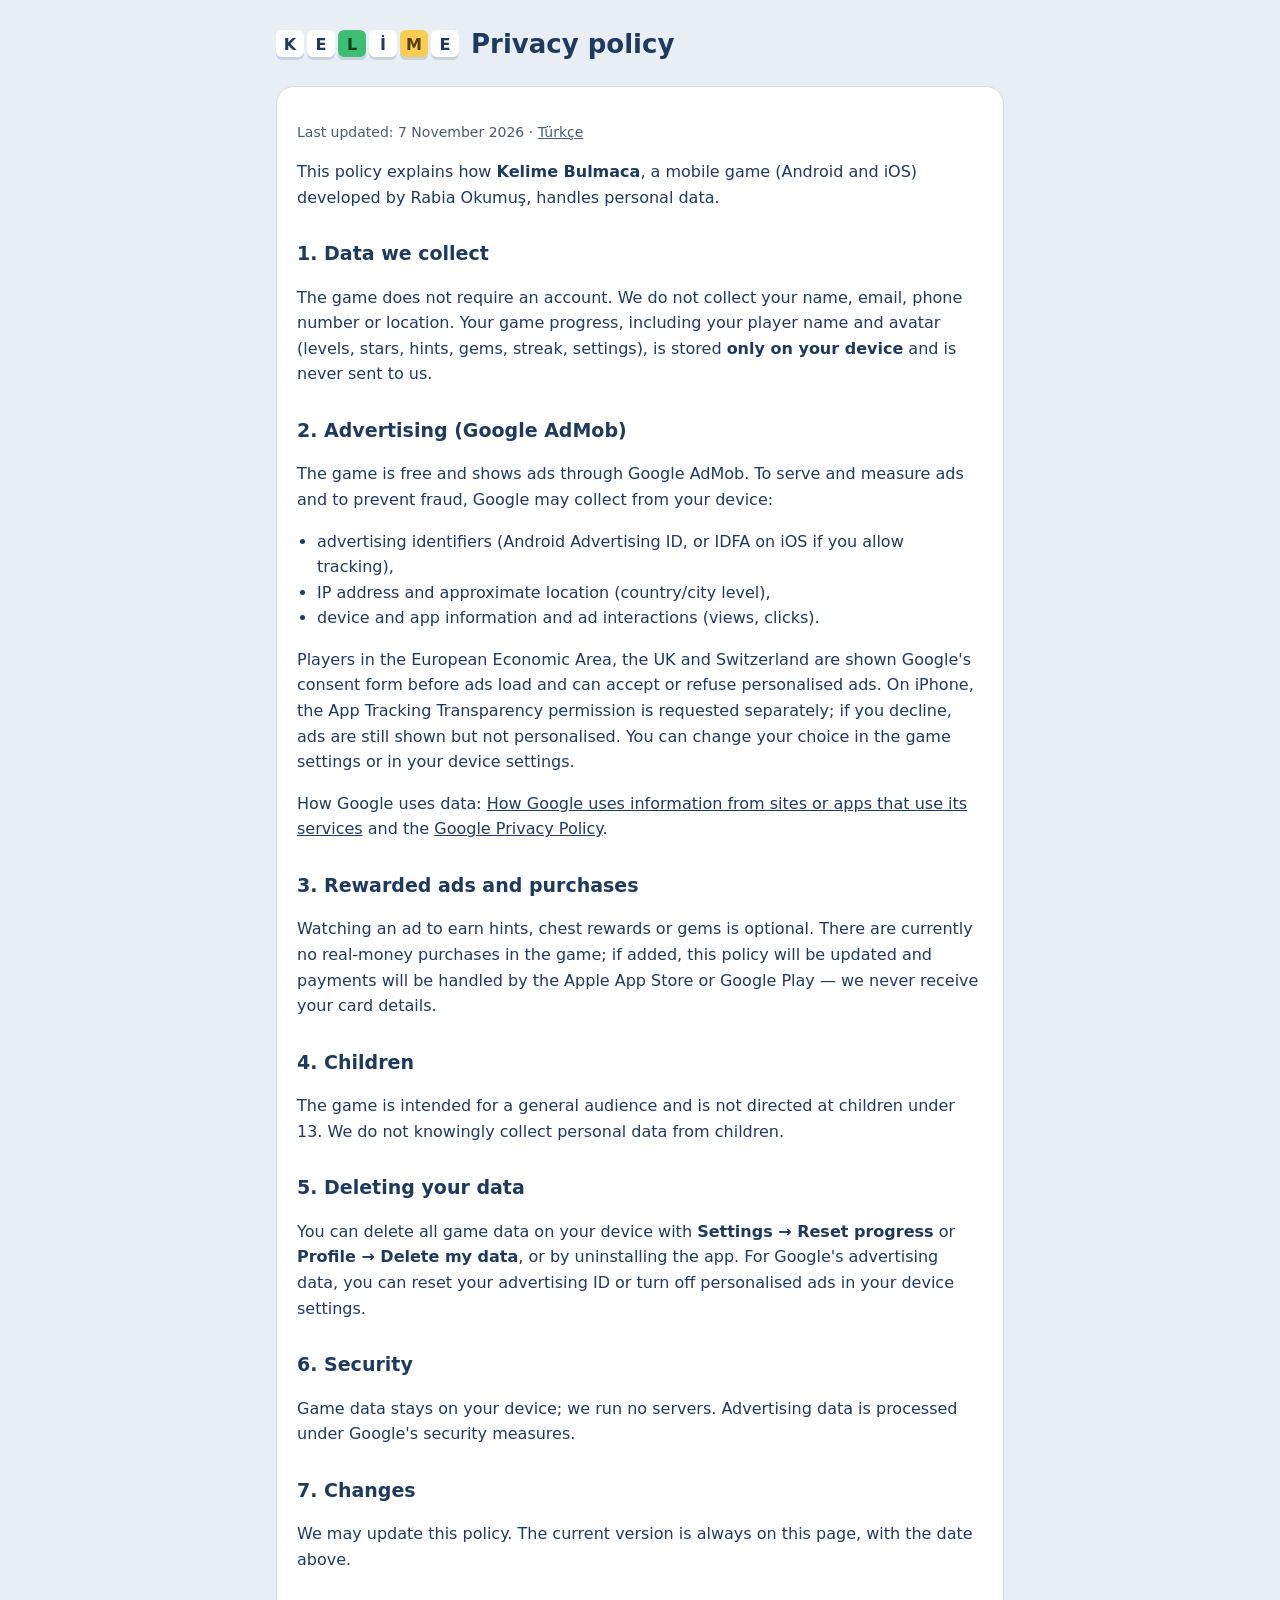
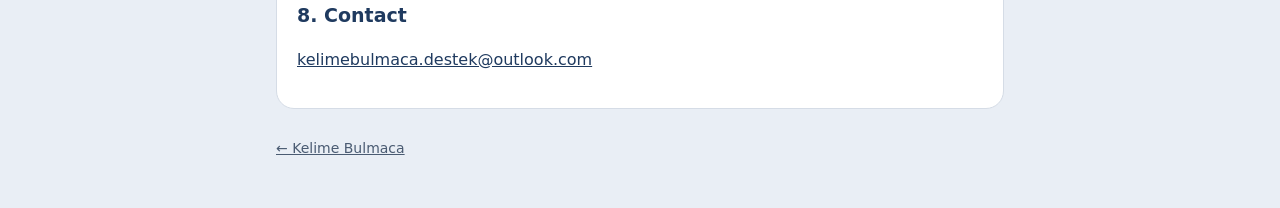
<file: privacy.html>
<!doctype html><html lang="en"><head><meta charset="utf-8"><meta name="viewport" content="width=device-width,initial-scale=1">
<title>Privacy policy · Kelime Bulmaca</title><link rel="stylesheet" href="style.css"></head>
<body><div class="wrap">
<header><div class="tiles" aria-hidden="true"><span>K</span><span>E</span><span class="g">L</span><span>İ</span><span class="y">M</span><span>E</span></div><h1>Privacy policy</h1></header>
<div class="card">
<p class="muted">Last updated: 7 November 2026 · <a href="gizlilik.html">Türkçe</a></p>
<p>This policy explains how <b>Kelime Bulmaca</b>, a mobile game (Android and iOS) developed by Rabia Okumuş, handles personal data.</p>

<h2>1. Data we collect</h2>
<p>The game does not require an account. We do not collect your name, email, phone number or location. Your game progress, including your player name and avatar (levels, stars, hints, gems, streak, settings), is stored <b>only on your device</b> and is never sent to us.</p>

<h2>2. Advertising (Google AdMob)</h2>
<p>The game is free and shows ads through Google AdMob. To serve and measure ads and to prevent fraud, Google may collect from your device:</p>
<ul>
<li>advertising identifiers (Android Advertising ID, or IDFA on iOS if you allow tracking),</li>
<li>IP address and approximate location (country/city level),</li>
<li>device and app information and ad interactions (views, clicks).</li>
</ul>
<p>Players in the European Economic Area, the UK and Switzerland are shown Google's consent form before ads load and can accept or refuse personalised ads. On iPhone, the App Tracking Transparency permission is requested separately; if you decline, ads are still shown but not personalised. You can change your choice in the game settings or in your device settings.</p>
<p>How Google uses data: <a href="https://policies.google.com/technologies/partner-sites">How Google uses information from sites or apps that use its services</a> and the <a href="https://policies.google.com/privacy">Google Privacy Policy</a>.</p>

<h2>3. Rewarded ads and purchases</h2>
<p>Watching an ad to earn hints, chest rewards or gems is optional. There are currently no real-money purchases in the game; if added, this policy will be updated and payments will be handled by the Apple App Store or Google Play — we never receive your card details.</p>

<h2>4. Children</h2>
<p>The game is intended for a general audience and is not directed at children under 13. We do not knowingly collect personal data from children.</p>

<h2>5. Deleting your data</h2>
<p>You can delete all game data on your device with <b>Settings → Reset progress</b> or <b>Profile → Delete my data</b>, or by uninstalling the app. For Google's advertising data, you can reset your advertising ID or turn off personalised ads in your device settings.</p>

<h2>6. Security</h2>
<p>Game data stays on your device; we run no servers. Advertising data is processed under Google's security measures.</p>

<h2>7. Changes</h2>
<p>We may update this policy. The current version is always on this page, with the date above.</p>

<h2>8. Contact</h2>
<p><a href="mailto:kelimebulmaca.destek@outlook.com">kelimebulmaca.destek@outlook.com</a></p>
</div>
<footer><a href="index.html">← Kelime Bulmaca</a></footer>
</div></body></html>
</file>
<file: style.css>
:root{--ink:#1F3A5F;--ink2:#4A5B72;--bg:#E9EEF5;--card:#fff;--line:#D5DCE6;--green:#3DBE72;--gold:#F7CD52}
@media (prefers-color-scheme:dark){:root{--ink:#E6EDF6;--ink2:#AFC0D6;--bg:#0F1A2B;--card:#17243A;--line:#2A3B57}}
*{box-sizing:border-box}body{margin:0;background:var(--bg);color:var(--ink);font:16px/1.6 system-ui,-apple-system,"Segoe UI",Roboto,sans-serif}
.wrap{max-width:760px;margin:0 auto;padding:24px 16px 48px}
header{display:flex;align-items:center;gap:12px;margin-bottom:20px}
.tiles{display:flex;gap:3px}.tiles span{width:28px;height:30px;border-radius:6px;background:#fff;color:#1F3A5F;font-weight:900;display:grid;place-items:center;box-shadow:inset 0 -3px 0 #C9D3E0}
.tiles .g{background:var(--green);color:#0B3B1F}.tiles .y{background:var(--gold);color:#5A3E00}
h1{font-size:26px;margin:0}h2{font-size:19px;margin:28px 0 6px}
.card{background:var(--card);border-radius:18px;padding:20px;border:1px solid var(--line)}
a{color:inherit}nav{display:flex;gap:16px;flex-wrap:wrap;margin:16px 0;font-weight:700}
.muted{color:var(--ink2);font-size:14px}ul{padding-left:20px}footer{margin-top:28px;color:var(--ink2);font-size:14px}
</file>
